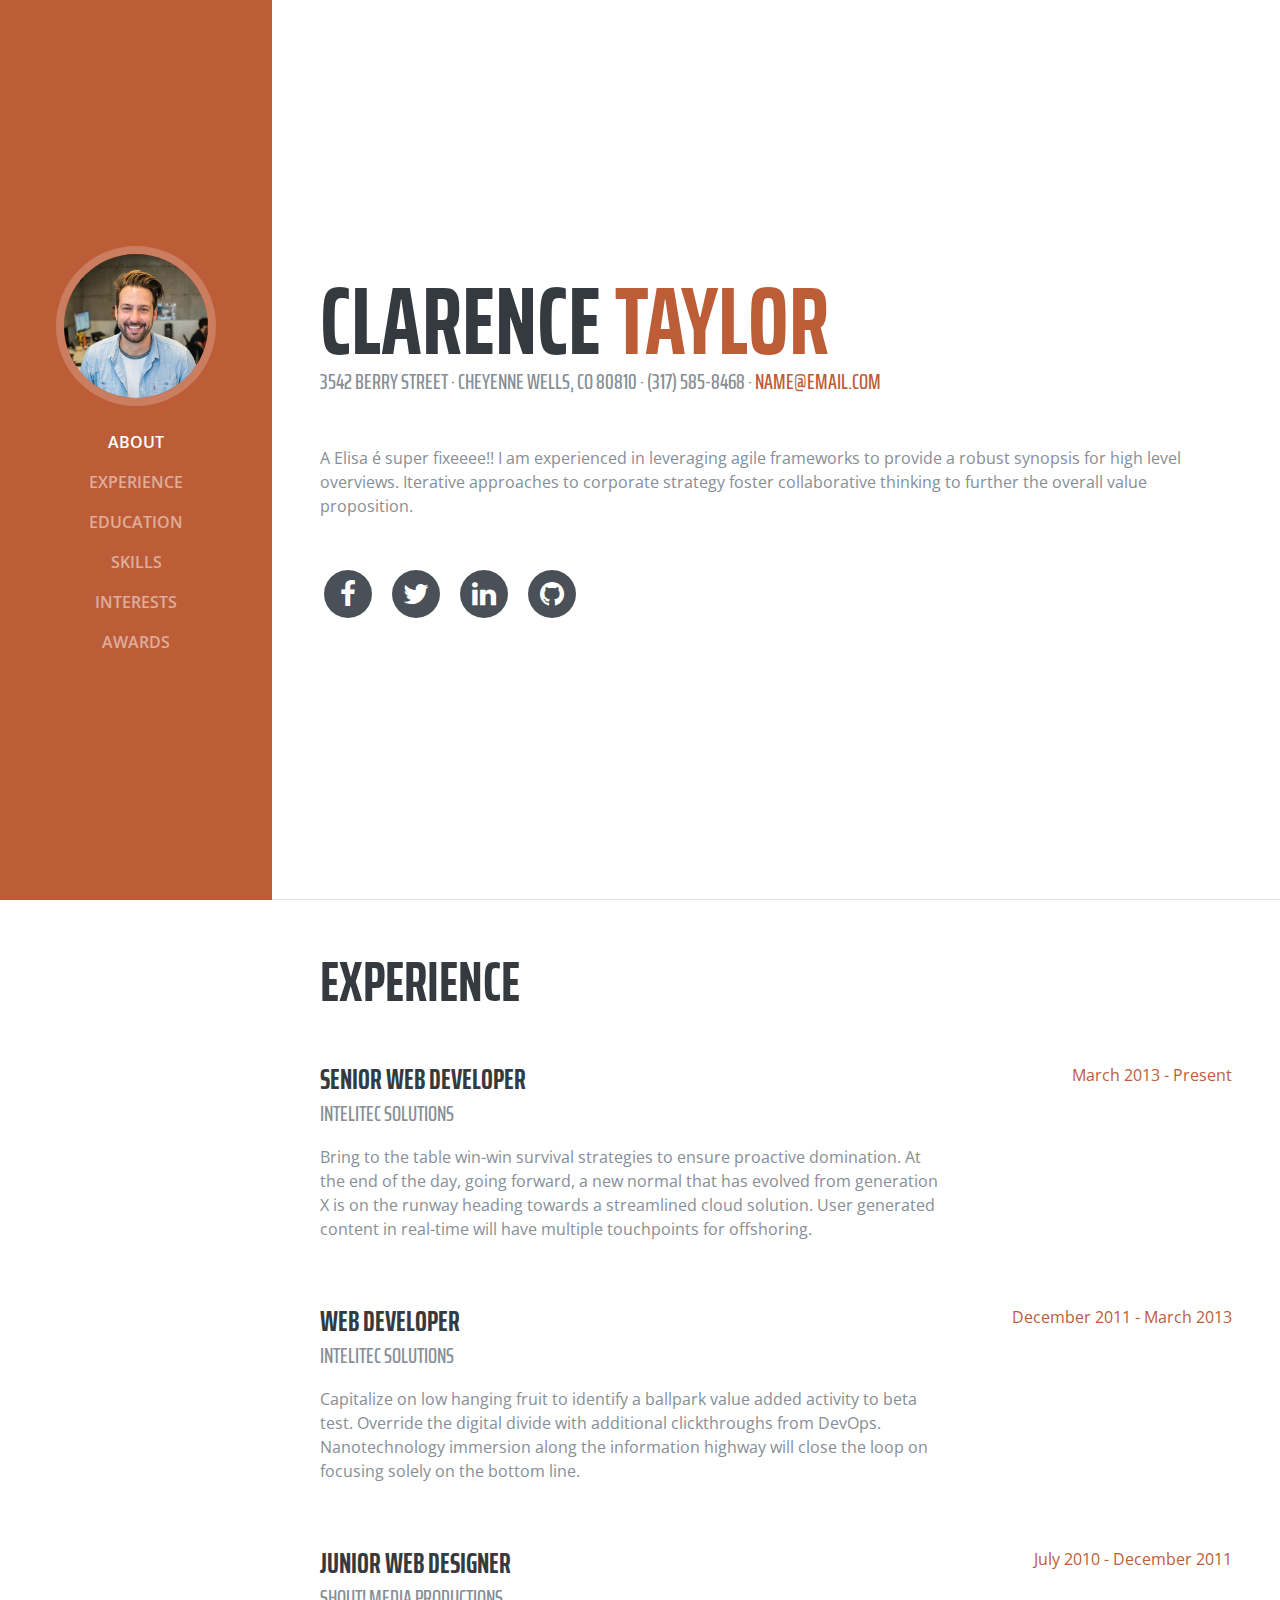
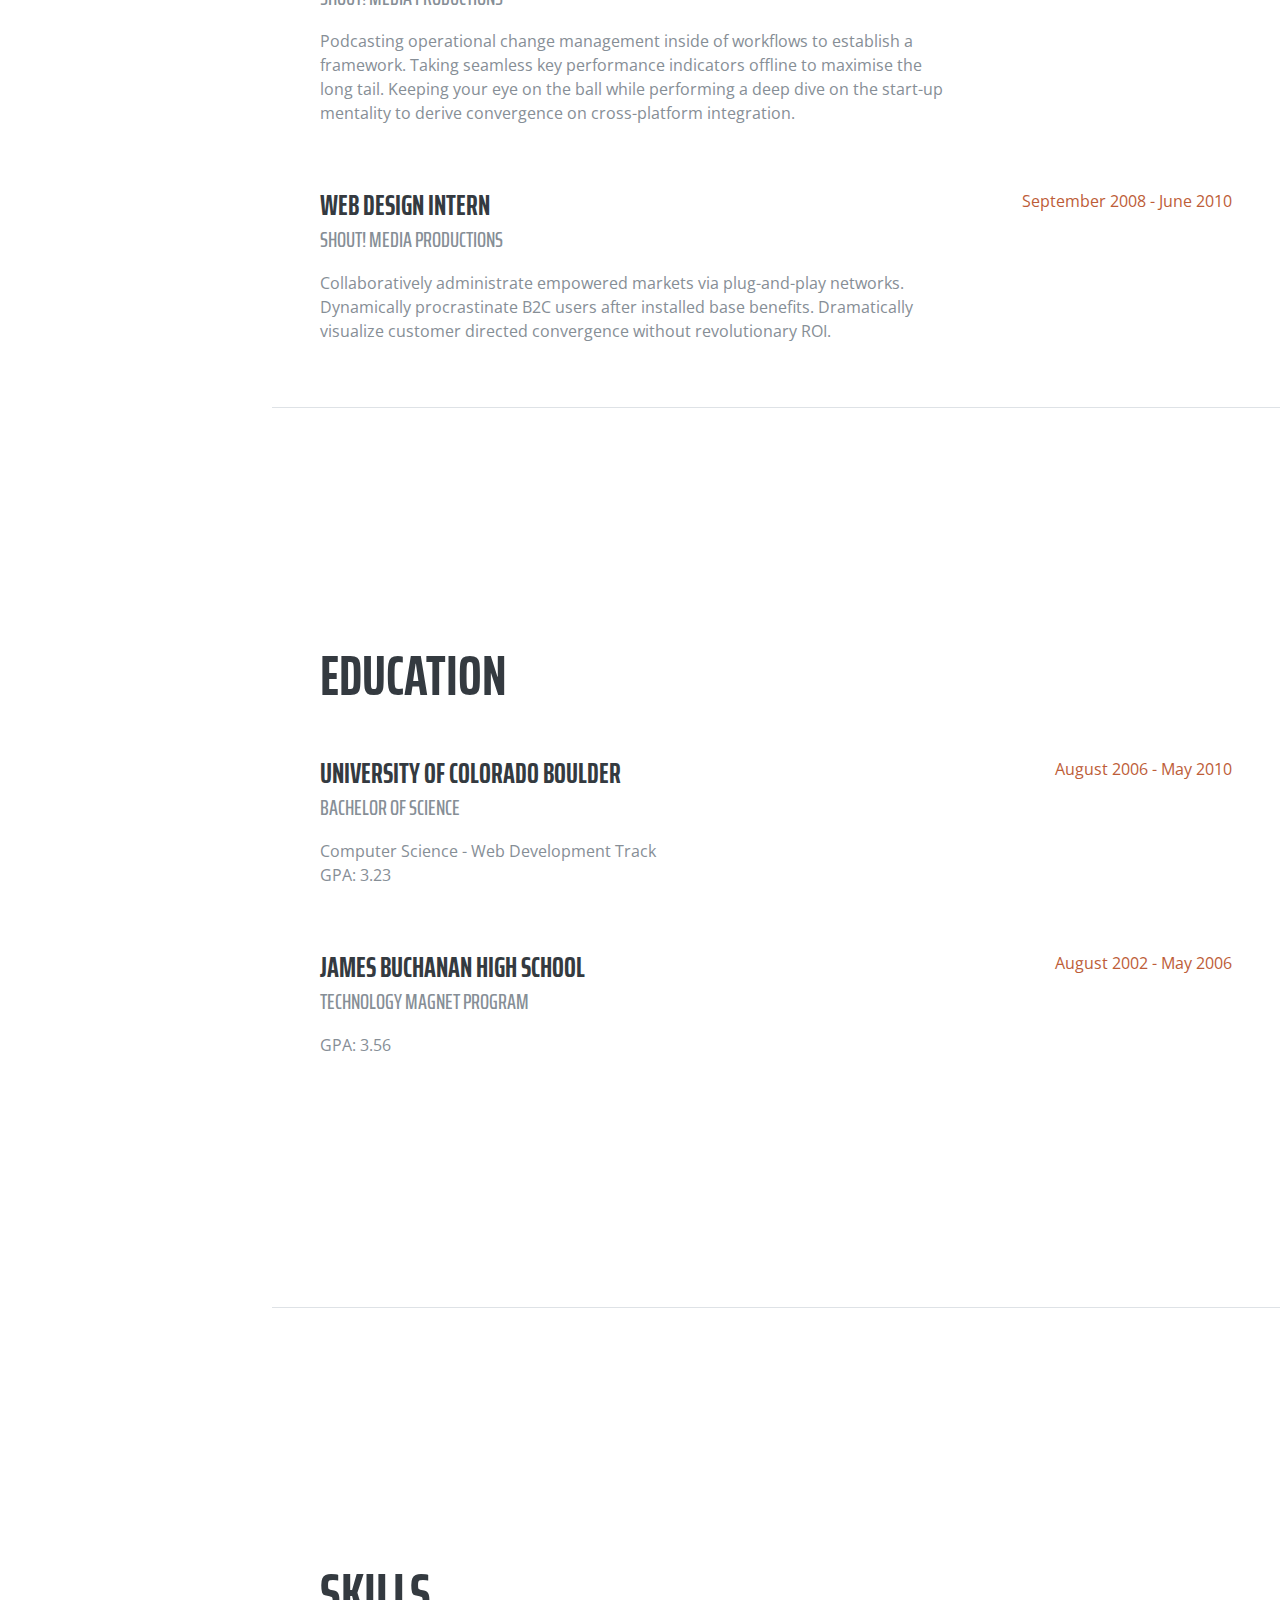
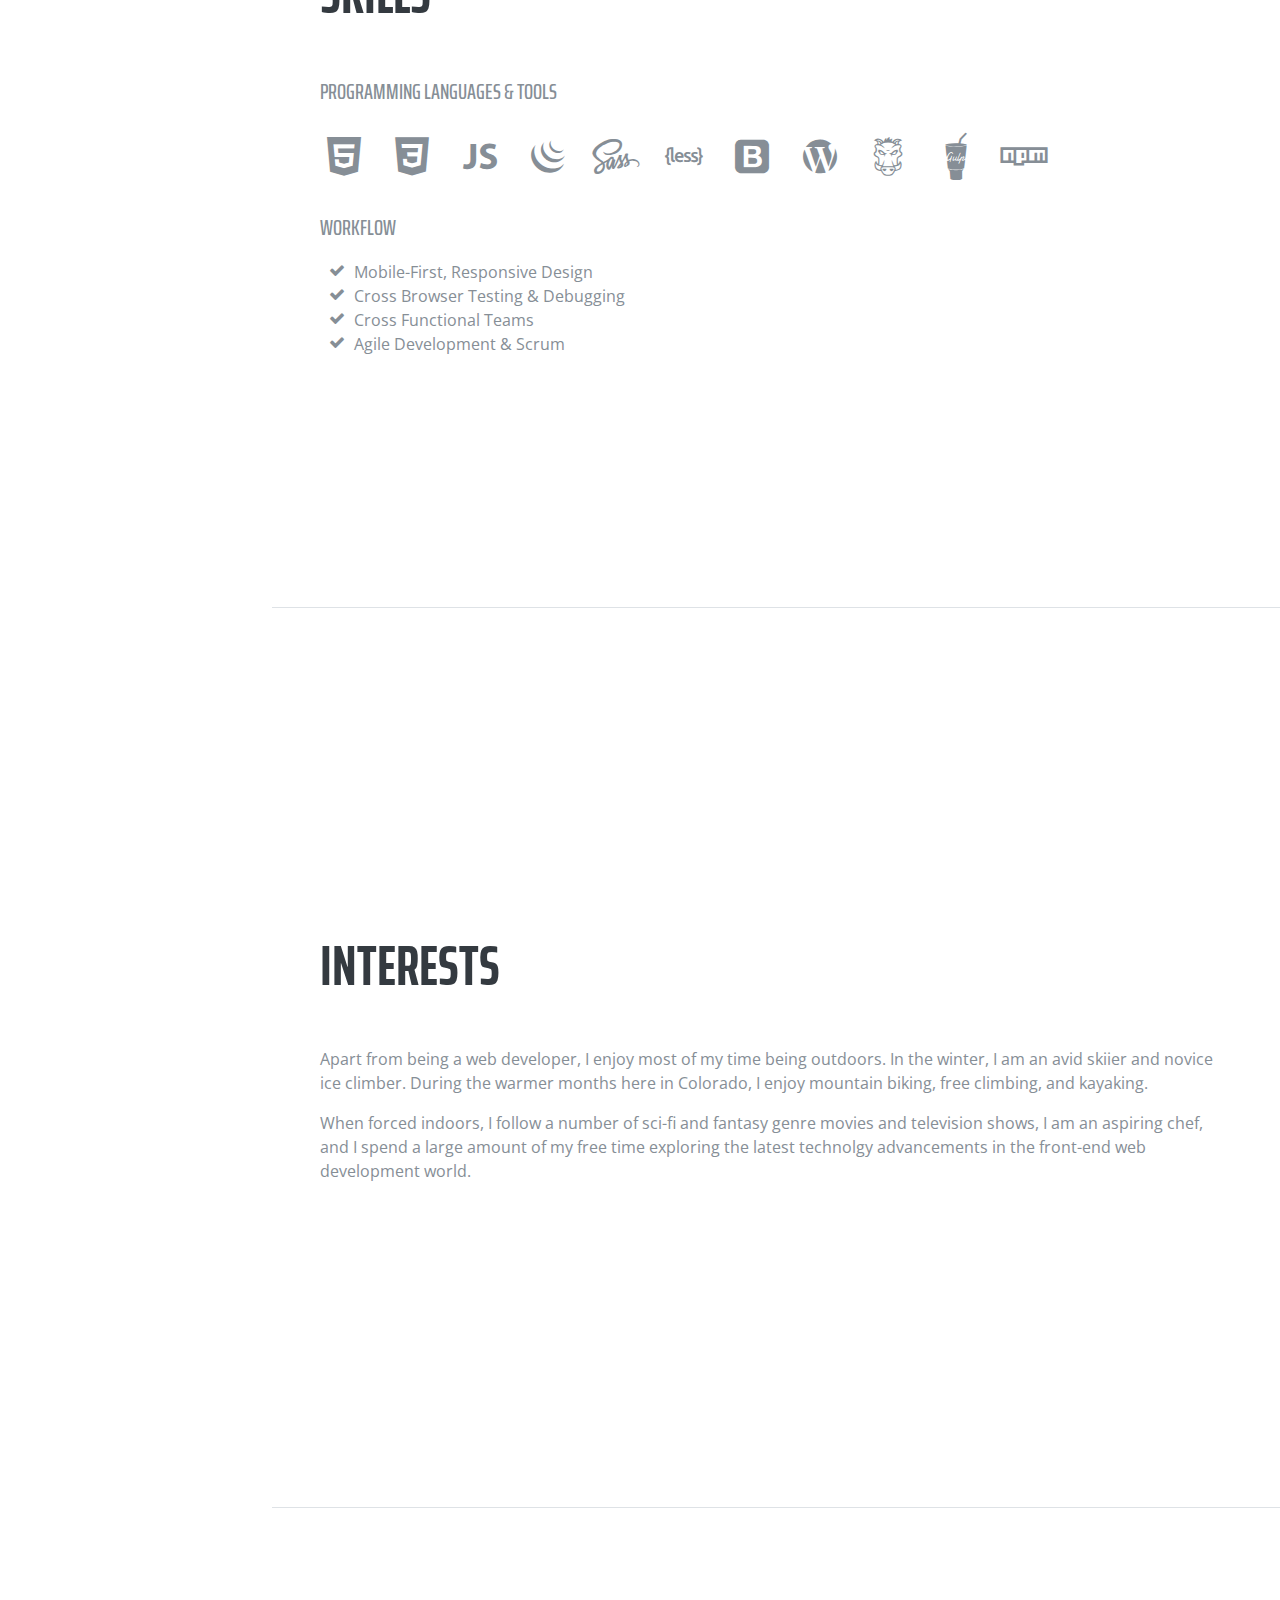
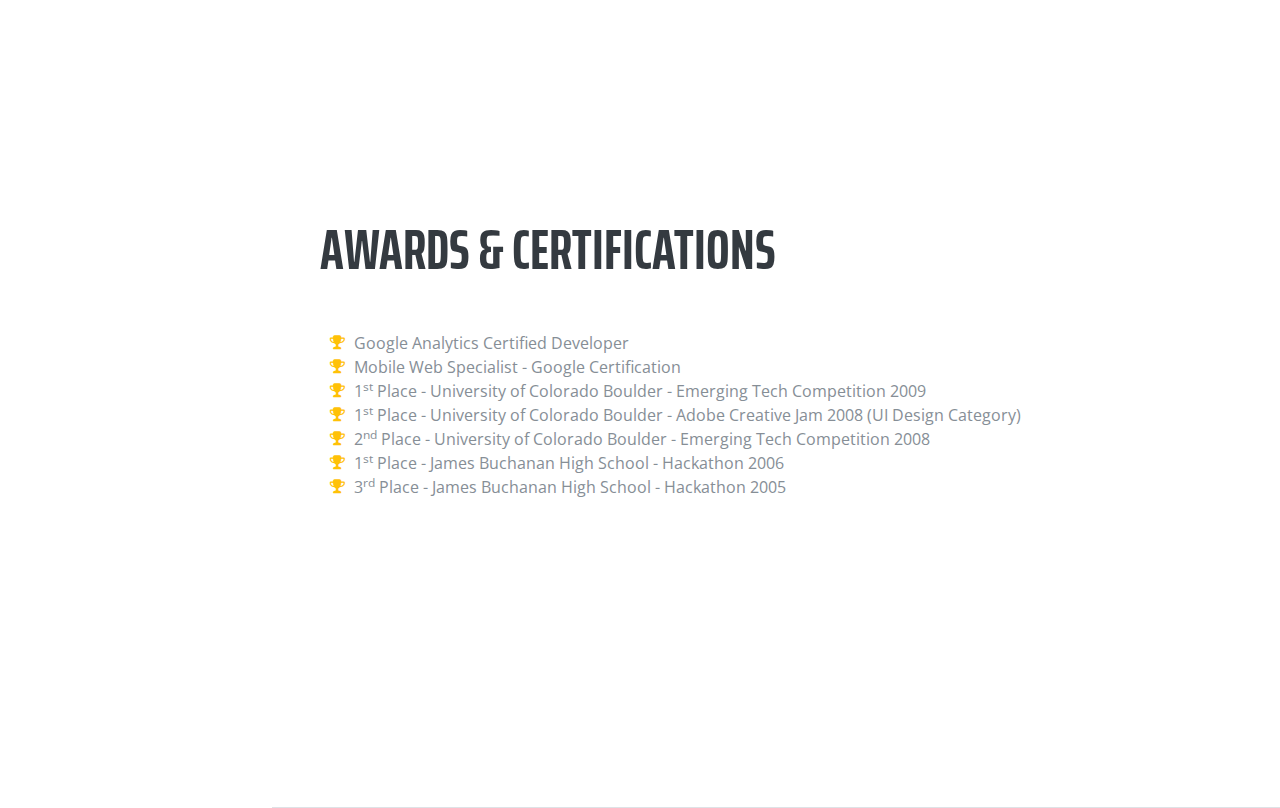
<file: index.html>
<!DOCTYPE html>
<html lang="en">

  <head>

    <meta charset="utf-8">
    <meta name="viewport" content="width=device-width, initial-scale=1, shrink-to-fit=no">
    <meta name="description" content="">
    <meta name="author" content="">

    <title>Resume - Start Bootstrap Theme</title>

    <!-- Bootstrap core CSS -->
    <link href="vendor/bootstrap/css/bootstrap.min.css" rel="stylesheet">

    <!-- Custom fonts for this template -->
    <link href="https://fonts.googleapis.com/css?family=Saira+Extra+Condensed:100,200,300,400,500,600,700,800,900" rel="stylesheet">
    <link href="https://fonts.googleapis.com/css?family=Open+Sans:300,300i,400,400i,600,600i,700,700i,800,800i" rel="stylesheet">
    <link href="vendor/font-awesome/css/font-awesome.min.css" rel="stylesheet">
    <link href="vendor/devicons/css/devicons.min.css" rel="stylesheet">
    <link href="vendor/simple-line-icons/css/simple-line-icons.css" rel="stylesheet">

    <!-- Custom styles for this template -->
    <link href="css/resume.min.css" rel="stylesheet">

  </head>

  <body id="page-top">

    <nav class="navbar navbar-expand-lg navbar-dark bg-primary fixed-top" id="sideNav">
      <a class="navbar-brand js-scroll-trigger" href="#page-top">
        <span class="d-block d-lg-none">Start Bootstrap</span>
        <span class="d-none d-lg-block">
          <img class="img-fluid img-profile rounded-circle mx-auto mb-2" src="img/profile.jpg" alt="">
        </span>
      </a>
      <button class="navbar-toggler" type="button" data-toggle="collapse" data-target="#navbarSupportedContent" aria-controls="navbarSupportedContent" aria-expanded="false" aria-label="Toggle navigation">
        <span class="navbar-toggler-icon"></span>
      </button>
      <div class="collapse navbar-collapse" id="navbarSupportedContent">
        <ul class="navbar-nav">
          <li class="nav-item">
            <a class="nav-link js-scroll-trigger" href="#about">About</a>
          </li>
          <li class="nav-item">
            <a class="nav-link js-scroll-trigger" href="#experience">Experience</a>
          </li>
          <li class="nav-item">
            <a class="nav-link js-scroll-trigger" href="#education">Education</a>
          </li>
          <li class="nav-item">
            <a class="nav-link js-scroll-trigger" href="#skills">Skills</a>
          </li>
          <li class="nav-item">
            <a class="nav-link js-scroll-trigger" href="#interests">Interests</a>
          </li>
          <li class="nav-item">
            <a class="nav-link js-scroll-trigger" href="#awards">Awards</a>
          </li>
        </ul>
      </div>
    </nav>

    <div class="container-fluid p-0">

      <section class="resume-section p-3 p-lg-5 d-flex d-column" id="about">
        <div class="my-auto">
          <h1 class="mb-0">Clarence
            <span class="text-primary">Taylor</span>
          </h1>
          <div class="subheading mb-5">3542 Berry Street · Cheyenne Wells, CO 80810 · (317) 585-8468 ·
            <a href="mailto:name@email.com">name@email.com</a>
          </div>
          <p class="mb-5">A Elisa é super fixeeee!! I am experienced in leveraging agile frameworks to provide a robust synopsis for high level overviews. Iterative approaches to corporate strategy foster collaborative thinking to further the overall value proposition.</p>
          <ul class="list-inline list-social-icons mb-0">
            <li class="list-inline-item">
              <a href="#">
                <span class="fa-stack fa-lg">
                  <i class="fa fa-circle fa-stack-2x"></i>
                  <i class="fa fa-facebook fa-stack-1x fa-inverse"></i>
                </span>
              </a>
            </li>
            <li class="list-inline-item">
              <a href="#">
                <span class="fa-stack fa-lg">
                  <i class="fa fa-circle fa-stack-2x"></i>
                  <i class="fa fa-twitter fa-stack-1x fa-inverse"></i>
                </span>
              </a>
            </li>
            <li class="list-inline-item">
              <a href="#">
                <span class="fa-stack fa-lg">
                  <i class="fa fa-circle fa-stack-2x"></i>
                  <i class="fa fa-linkedin fa-stack-1x fa-inverse"></i>
                </span>
              </a>
            </li>
            <li class="list-inline-item">
              <a href="#">
                <span class="fa-stack fa-lg">
                  <i class="fa fa-circle fa-stack-2x"></i>
                  <i class="fa fa-github fa-stack-1x fa-inverse"></i>
                </span>
              </a>
            </li>
          </ul>
        </div>
      </section>

      <section class="resume-section p-3 p-lg-5 d-flex flex-column" id="experience">
        <div class="my-auto">
          <h2 class="mb-5">Experience</h2>

          <div class="resume-item d-flex flex-column flex-md-row mb-5">
            <div class="resume-content mr-auto">
              <h3 class="mb-0">Senior Web Developer</h3>
              <div class="subheading mb-3">Intelitec Solutions</div>
              <p>Bring to the table win-win survival strategies to ensure proactive domination. At the end of the day, going forward, a new normal that has evolved from generation X is on the runway heading towards a streamlined cloud solution. User generated content in real-time will have multiple touchpoints for offshoring.</p>
            </div>
            <div class="resume-date text-md-right">
              <span class="text-primary">March 2013 - Present</span>
            </div>
          </div>

          <div class="resume-item d-flex flex-column flex-md-row mb-5">
            <div class="resume-content mr-auto">
              <h3 class="mb-0">Web Developer</h3>
              <div class="subheading mb-3">Intelitec Solutions</div>
              <p>Capitalize on low hanging fruit to identify a ballpark value added activity to beta test. Override the digital divide with additional clickthroughs from DevOps. Nanotechnology immersion along the information highway will close the loop on focusing solely on the bottom line.</p>
            </div>
            <div class="resume-date text-md-right">
              <span class="text-primary">December 2011 - March 2013</span>
            </div>
          </div>

          <div class="resume-item d-flex flex-column flex-md-row mb-5">
            <div class="resume-content mr-auto">
              <h3 class="mb-0">Junior Web Designer</h3>
              <div class="subheading mb-3">Shout! Media Productions</div>
              <p>Podcasting operational change management inside of workflows to establish a framework. Taking seamless key performance indicators offline to maximise the long tail. Keeping your eye on the ball while performing a deep dive on the start-up mentality to derive convergence on cross-platform integration.</p>
            </div>
            <div class="resume-date text-md-right">
              <span class="text-primary">July 2010 - December 2011</span>
            </div>
          </div>

          <div class="resume-item d-flex flex-column flex-md-row">
            <div class="resume-content mr-auto">
              <h3 class="mb-0">Web Design Intern</h3>
              <div class="subheading mb-3">Shout! Media Productions</div>
              <p>Collaboratively administrate empowered markets via plug-and-play networks. Dynamically procrastinate B2C users after installed base benefits. Dramatically visualize customer directed convergence without revolutionary ROI.</p>
            </div>
            <div class="resume-date text-md-right">
              <span class="text-primary">September 2008 - June 2010</span>
            </div>
          </div>

        </div>

      </section>

      <section class="resume-section p-3 p-lg-5 d-flex flex-column" id="education">
        <div class="my-auto">
          <h2 class="mb-5">Education</h2>

          <div class="resume-item d-flex flex-column flex-md-row mb-5">
            <div class="resume-content mr-auto">
              <h3 class="mb-0">University of Colorado Boulder</h3>
              <div class="subheading mb-3">Bachelor of Science</div>
              <div>Computer Science - Web Development Track</div>
              <p>GPA: 3.23</p>
            </div>
            <div class="resume-date text-md-right">
              <span class="text-primary">August 2006 - May 2010</span>
            </div>
          </div>

          <div class="resume-item d-flex flex-column flex-md-row">
            <div class="resume-content mr-auto">
              <h3 class="mb-0">James Buchanan High School</h3>
              <div class="subheading mb-3">Technology Magnet Program</div>
              <p>GPA: 3.56</p>
            </div>
            <div class="resume-date text-md-right">
              <span class="text-primary">August 2002 - May 2006</span>
            </div>
          </div>

        </div>
      </section>

      <section class="resume-section p-3 p-lg-5 d-flex flex-column" id="skills">
        <div class="my-auto">
          <h2 class="mb-5">Skills</h2>

          <div class="subheading mb-3">Programming Languages &amp; Tools</div>
          <ul class="list-inline list-icons">
            <li class="list-inline-item">
              <i class="devicons devicons-html5"></i>
            </li>
            <li class="list-inline-item">
              <i class="devicons devicons-css3"></i>
            </li>
            <li class="list-inline-item">
              <i class="devicons devicons-javascript"></i>
            </li>
            <li class="list-inline-item">
              <i class="devicons devicons-jquery"></i>
            </li>
            <li class="list-inline-item">
              <i class="devicons devicons-sass"></i>
            </li>
            <li class="list-inline-item">
              <i class="devicons devicons-less"></i>
            </li>
            <li class="list-inline-item">
              <i class="devicons devicons-bootstrap"></i>
            </li>
            <li class="list-inline-item">
              <i class="devicons devicons-wordpress"></i>
            </li>
            <li class="list-inline-item">
              <i class="devicons devicons-grunt"></i>
            </li>
            <li class="list-inline-item">
              <i class="devicons devicons-gulp"></i>
            </li>
            <li class="list-inline-item">
              <i class="devicons devicons-npm"></i>
            </li>
          </ul>

          <div class="subheading mb-3">Workflow</div>
          <ul class="fa-ul mb-0">
            <li>
              <i class="fa-li fa fa-check"></i>
              Mobile-First, Responsive Design</li>
            <li>
              <i class="fa-li fa fa-check"></i>
              Cross Browser Testing &amp; Debugging</li>
            <li>
              <i class="fa-li fa fa-check"></i>
              Cross Functional Teams</li>
            <li>
              <i class="fa-li fa fa-check"></i>
              Agile Development &amp; Scrum</li>
          </ul>
        </div>
      </section>

      <section class="resume-section p-3 p-lg-5 d-flex flex-column" id="interests">
        <div class="my-auto">
          <h2 class="mb-5">Interests</h2>
          <p>Apart from being a web developer, I enjoy most of my time being outdoors. In the winter, I am an avid skiier and novice ice climber. During the warmer months here in Colorado, I enjoy mountain biking, free climbing, and kayaking.</p>
          <p class="mb-0">When forced indoors, I follow a number of sci-fi and fantasy genre movies and television shows, I am an aspiring chef, and I spend a large amount of my free time exploring the latest technolgy advancements in the front-end web development world.</p>
        </div>
      </section>

      <section class="resume-section p-3 p-lg-5 d-flex flex-column" id="awards">
        <div class="my-auto">
          <h2 class="mb-5">Awards &amp; Certifications</h2>
          <ul class="fa-ul mb-0">
            <li>
              <i class="fa-li fa fa-trophy text-warning"></i>
              Google Analytics Certified Developer</li>
            <li>
              <i class="fa-li fa fa-trophy text-warning"></i>
              Mobile Web Specialist - Google Certification</li>
            <li>
              <i class="fa-li fa fa-trophy text-warning"></i>
              1<sup>st</sup>
              Place - University of Colorado Boulder - Emerging Tech Competition 2009</li>
            <li>
              <i class="fa-li fa fa-trophy text-warning"></i>
              1<sup>st</sup>
              Place - University of Colorado Boulder - Adobe Creative Jam 2008 (UI Design Category)</li>
            <li>
              <i class="fa-li fa fa-trophy text-warning"></i>
              2<sup>nd</sup>
              Place - University of Colorado Boulder - Emerging Tech Competition 2008</li>
            <li>
            <li>
              <i class="fa-li fa fa-trophy text-warning"></i>
              1<sup>st</sup>
              Place - James Buchanan High School - Hackathon 2006</li>
            <li>
              <i class="fa-li fa fa-trophy text-warning"></i>
              3<sup>rd</sup>
              Place - James Buchanan High School - Hackathon 2005</li>
          </ul>
        </div>
      </section>

    </div>

    <!-- Bootstrap core JavaScript -->
    <script src="vendor/jquery/jquery.min.js"></script>
    <script src="vendor/bootstrap/js/bootstrap.bundle.min.js"></script>

    <!-- Plugin JavaScript -->
    <script src="vendor/jquery-easing/jquery.easing.min.js"></script>

    <!-- Custom scripts for this template -->
    <script src="js/resume.min.js"></script>

  </body>

</html>
</file>
<file: vendor/simple-line-icons/css/simple-line-icons.css>
@font-face {
  font-family: 'simple-line-icons';
  src: url('../fonts/Simple-Line-Icons.eot?v=2.4.0');
  src: url('../fonts/Simple-Line-Icons.eot?v=2.4.0#iefix') format('embedded-opentype'), url('../fonts/Simple-Line-Icons.woff2?v=2.4.0') format('woff2'), url('../fonts/Simple-Line-Icons.ttf?v=2.4.0') format('truetype'), url('../fonts/Simple-Line-Icons.woff?v=2.4.0') format('woff'), url('../fonts/Simple-Line-Icons.svg?v=2.4.0#simple-line-icons') format('svg');
  font-weight: normal;
  font-style: normal;
}
/*
 Use the following CSS code if you want to have a class per icon.
 Instead of a list of all class selectors, you can use the generic [class*="icon-"] selector, but it's slower:
*/
.icon-user,
.icon-people,
.icon-user-female,
.icon-user-follow,
.icon-user-following,
.icon-user-unfollow,
.icon-login,
.icon-logout,
.icon-emotsmile,
.icon-phone,
.icon-call-end,
.icon-call-in,
.icon-call-out,
.icon-map,
.icon-location-pin,
.icon-direction,
.icon-directions,
.icon-compass,
.icon-layers,
.icon-menu,
.icon-list,
.icon-options-vertical,
.icon-options,
.icon-arrow-down,
.icon-arrow-left,
.icon-arrow-right,
.icon-arrow-up,
.icon-arrow-up-circle,
.icon-arrow-left-circle,
.icon-arrow-right-circle,
.icon-arrow-down-circle,
.icon-check,
.icon-clock,
.icon-plus,
.icon-minus,
.icon-close,
.icon-event,
.icon-exclamation,
.icon-organization,
.icon-trophy,
.icon-screen-smartphone,
.icon-screen-desktop,
.icon-plane,
.icon-notebook,
.icon-mustache,
.icon-mouse,
.icon-magnet,
.icon-energy,
.icon-disc,
.icon-cursor,
.icon-cursor-move,
.icon-crop,
.icon-chemistry,
.icon-speedometer,
.icon-shield,
.icon-screen-tablet,
.icon-magic-wand,
.icon-hourglass,
.icon-graduation,
.icon-ghost,
.icon-game-controller,
.icon-fire,
.icon-eyeglass,
.icon-envelope-open,
.icon-envelope-letter,
.icon-bell,
.icon-badge,
.icon-anchor,
.icon-wallet,
.icon-vector,
.icon-speech,
.icon-puzzle,
.icon-printer,
.icon-present,
.icon-playlist,
.icon-pin,
.icon-picture,
.icon-handbag,
.icon-globe-alt,
.icon-globe,
.icon-folder-alt,
.icon-folder,
.icon-film,
.icon-feed,
.icon-drop,
.icon-drawer,
.icon-docs,
.icon-doc,
.icon-diamond,
.icon-cup,
.icon-calculator,
.icon-bubbles,
.icon-briefcase,
.icon-book-open,
.icon-basket-loaded,
.icon-basket,
.icon-bag,
.icon-action-undo,
.icon-action-redo,
.icon-wrench,
.icon-umbrella,
.icon-trash,
.icon-tag,
.icon-support,
.icon-frame,
.icon-size-fullscreen,
.icon-size-actual,
.icon-shuffle,
.icon-share-alt,
.icon-share,
.icon-rocket,
.icon-question,
.icon-pie-chart,
.icon-pencil,
.icon-note,
.icon-loop,
.icon-home,
.icon-grid,
.icon-graph,
.icon-microphone,
.icon-music-tone-alt,
.icon-music-tone,
.icon-earphones-alt,
.icon-earphones,
.icon-equalizer,
.icon-like,
.icon-dislike,
.icon-control-start,
.icon-control-rewind,
.icon-control-play,
.icon-control-pause,
.icon-control-forward,
.icon-control-end,
.icon-volume-1,
.icon-volume-2,
.icon-volume-off,
.icon-calendar,
.icon-bulb,
.icon-chart,
.icon-ban,
.icon-bubble,
.icon-camrecorder,
.icon-camera,
.icon-cloud-download,
.icon-cloud-upload,
.icon-envelope,
.icon-eye,
.icon-flag,
.icon-heart,
.icon-info,
.icon-key,
.icon-link,
.icon-lock,
.icon-lock-open,
.icon-magnifier,
.icon-magnifier-add,
.icon-magnifier-remove,
.icon-paper-clip,
.icon-paper-plane,
.icon-power,
.icon-refresh,
.icon-reload,
.icon-settings,
.icon-star,
.icon-symbol-female,
.icon-symbol-male,
.icon-target,
.icon-credit-card,
.icon-paypal,
.icon-social-tumblr,
.icon-social-twitter,
.icon-social-facebook,
.icon-social-instagram,
.icon-social-linkedin,
.icon-social-pinterest,
.icon-social-github,
.icon-social-google,
.icon-social-reddit,
.icon-social-skype,
.icon-social-dribbble,
.icon-social-behance,
.icon-social-foursqare,
.icon-social-soundcloud,
.icon-social-spotify,
.icon-social-stumbleupon,
.icon-social-youtube,
.icon-social-dropbox,
.icon-social-vkontakte,
.icon-social-steam {
  font-family: 'simple-line-icons';
  speak: none;
  font-style: normal;
  font-weight: normal;
  font-variant: normal;
  text-transform: none;
  line-height: 1;
  /* Better Font Rendering =========== */
  -webkit-font-smoothing: antialiased;
  -moz-osx-font-smoothing: grayscale;
}
.icon-user:before {
  content: "\e005";
}
.icon-people:before {
  content: "\e001";
}
.icon-user-female:before {
  content: "\e000";
}
.icon-user-follow:before {
  content: "\e002";
}
.icon-user-following:before {
  content: "\e003";
}
.icon-user-unfollow:before {
  content: "\e004";
}
.icon-login:before {
  content: "\e066";
}
.icon-logout:before {
  content: "\e065";
}
.icon-emotsmile:before {
  content: "\e021";
}
.icon-phone:before {
  content: "\e600";
}
.icon-call-end:before {
  content: "\e048";
}
.icon-call-in:before {
  content: "\e047";
}
.icon-call-out:before {
  content: "\e046";
}
.icon-map:before {
  content: "\e033";
}
.icon-location-pin:before {
  content: "\e096";
}
.icon-direction:before {
  content: "\e042";
}
.icon-directions:before {
  content: "\e041";
}
.icon-compass:before {
  content: "\e045";
}
.icon-layers:before {
  content: "\e034";
}
.icon-menu:before {
  content: "\e601";
}
.icon-list:before {
  content: "\e067";
}
.icon-options-vertical:before {
  content: "\e602";
}
.icon-options:before {
  content: "\e603";
}
.icon-arrow-down:before {
  content: "\e604";
}
.icon-arrow-left:before {
  content: "\e605";
}
.icon-arrow-right:before {
  content: "\e606";
}
.icon-arrow-up:before {
  content: "\e607";
}
.icon-arrow-up-circle:before {
  content: "\e078";
}
.icon-arrow-left-circle:before {
  content: "\e07a";
}
.icon-arrow-right-circle:before {
  content: "\e079";
}
.icon-arrow-down-circle:before {
  content: "\e07b";
}
.icon-check:before {
  content: "\e080";
}
.icon-clock:before {
  content: "\e081";
}
.icon-plus:before {
  content: "\e095";
}
.icon-minus:before {
  content: "\e615";
}
.icon-close:before {
  content: "\e082";
}
.icon-event:before {
  content: "\e619";
}
.icon-exclamation:before {
  content: "\e617";
}
.icon-organization:before {
  content: "\e616";
}
.icon-trophy:before {
  content: "\e006";
}
.icon-screen-smartphone:before {
  content: "\e010";
}
.icon-screen-desktop:before {
  content: "\e011";
}
.icon-plane:before {
  content: "\e012";
}
.icon-notebook:before {
  content: "\e013";
}
.icon-mustache:before {
  content: "\e014";
}
.icon-mouse:before {
  content: "\e015";
}
.icon-magnet:before {
  content: "\e016";
}
.icon-energy:before {
  content: "\e020";
}
.icon-disc:before {
  content: "\e022";
}
.icon-cursor:before {
  content: "\e06e";
}
.icon-cursor-move:before {
  content: "\e023";
}
.icon-crop:before {
  content: "\e024";
}
.icon-chemistry:before {
  content: "\e026";
}
.icon-speedometer:before {
  content: "\e007";
}
.icon-shield:before {
  content: "\e00e";
}
.icon-screen-tablet:before {
  content: "\e00f";
}
.icon-magic-wand:before {
  content: "\e017";
}
.icon-hourglass:before {
  content: "\e018";
}
.icon-graduation:before {
  content: "\e019";
}
.icon-ghost:before {
  content: "\e01a";
}
.icon-game-controller:before {
  content: "\e01b";
}
.icon-fire:before {
  content: "\e01c";
}
.icon-eyeglass:before {
  content: "\e01d";
}
.icon-envelope-open:before {
  content: "\e01e";
}
.icon-envelope-letter:before {
  content: "\e01f";
}
.icon-bell:before {
  content: "\e027";
}
.icon-badge:before {
  content: "\e028";
}
.icon-anchor:before {
  content: "\e029";
}
.icon-wallet:before {
  content: "\e02a";
}
.icon-vector:before {
  content: "\e02b";
}
.icon-speech:before {
  content: "\e02c";
}
.icon-puzzle:before {
  content: "\e02d";
}
.icon-printer:before {
  content: "\e02e";
}
.icon-present:before {
  content: "\e02f";
}
.icon-playlist:before {
  content: "\e030";
}
.icon-pin:before {
  content: "\e031";
}
.icon-picture:before {
  content: "\e032";
}
.icon-handbag:before {
  content: "\e035";
}
.icon-globe-alt:before {
  content: "\e036";
}
.icon-globe:before {
  content: "\e037";
}
.icon-folder-alt:before {
  content: "\e039";
}
.icon-folder:before {
  content: "\e089";
}
.icon-film:before {
  content: "\e03a";
}
.icon-feed:before {
  content: "\e03b";
}
.icon-drop:before {
  content: "\e03e";
}
.icon-drawer:before {
  content: "\e03f";
}
.icon-docs:before {
  content: "\e040";
}
.icon-doc:before {
  content: "\e085";
}
.icon-diamond:before {
  content: "\e043";
}
.icon-cup:before {
  content: "\e044";
}
.icon-calculator:before {
  content: "\e049";
}
.icon-bubbles:before {
  content: "\e04a";
}
.icon-briefcase:before {
  content: "\e04b";
}
.icon-book-open:before {
  content: "\e04c";
}
.icon-basket-loaded:before {
  content: "\e04d";
}
.icon-basket:before {
  content: "\e04e";
}
.icon-bag:before {
  content: "\e04f";
}
.icon-action-undo:before {
  content: "\e050";
}
.icon-action-redo:before {
  content: "\e051";
}
.icon-wrench:before {
  content: "\e052";
}
.icon-umbrella:before {
  content: "\e053";
}
.icon-trash:before {
  content: "\e054";
}
.icon-tag:before {
  content: "\e055";
}
.icon-support:before {
  content: "\e056";
}
.icon-frame:before {
  content: "\e038";
}
.icon-size-fullscreen:before {
  content: "\e057";
}
.icon-size-actual:before {
  content: "\e058";
}
.icon-shuffle:before {
  content: "\e059";
}
.icon-share-alt:before {
  content: "\e05a";
}
.icon-share:before {
  content: "\e05b";
}
.icon-rocket:before {
  content: "\e05c";
}
.icon-question:before {
  content: "\e05d";
}
.icon-pie-chart:before {
  content: "\e05e";
}
.icon-pencil:before {
  content: "\e05f";
}
.icon-note:before {
  content: "\e060";
}
.icon-loop:before {
  content: "\e064";
}
.icon-home:before {
  content: "\e069";
}
.icon-grid:before {
  content: "\e06a";
}
.icon-graph:before {
  content: "\e06b";
}
.icon-microphone:before {
  content: "\e063";
}
.icon-music-tone-alt:before {
  content: "\e061";
}
.icon-music-tone:before {
  content: "\e062";
}
.icon-earphones-alt:before {
  content: "\e03c";
}
.icon-earphones:before {
  content: "\e03d";
}
.icon-equalizer:before {
  content: "\e06c";
}
.icon-like:before {
  content: "\e068";
}
.icon-dislike:before {
  content: "\e06d";
}
.icon-control-start:before {
  content: "\e06f";
}
.icon-control-rewind:before {
  content: "\e070";
}
.icon-control-play:before {
  content: "\e071";
}
.icon-control-pause:before {
  content: "\e072";
}
.icon-control-forward:before {
  content: "\e073";
}
.icon-control-end:before {
  content: "\e074";
}
.icon-volume-1:before {
  content: "\e09f";
}
.icon-volume-2:before {
  content: "\e0a0";
}
.icon-volume-off:before {
  content: "\e0a1";
}
.icon-calendar:before {
  content: "\e075";
}
.icon-bulb:before {
  content: "\e076";
}
.icon-chart:before {
  content: "\e077";
}
.icon-ban:before {
  content: "\e07c";
}
.icon-bubble:before {
  content: "\e07d";
}
.icon-camrecorder:before {
  content: "\e07e";
}
.icon-camera:before {
  content: "\e07f";
}
.icon-cloud-download:before {
  content: "\e083";
}
.icon-cloud-upload:before {
  content: "\e084";
}
.icon-envelope:before {
  content: "\e086";
}
.icon-eye:before {
  content: "\e087";
}
.icon-flag:before {
  content: "\e088";
}
.icon-heart:before {
  content: "\e08a";
}
.icon-info:before {
  content: "\e08b";
}
.icon-key:before {
  content: "\e08c";
}
.icon-link:before {
  content: "\e08d";
}
.icon-lock:before {
  content: "\e08e";
}
.icon-lock-open:before {
  content: "\e08f";
}
.icon-magnifier:before {
  content: "\e090";
}
.icon-magnifier-add:before {
  content: "\e091";
}
.icon-magnifier-remove:before {
  content: "\e092";
}
.icon-paper-clip:before {
  content: "\e093";
}
.icon-paper-plane:before {
  content: "\e094";
}
.icon-power:before {
  content: "\e097";
}
.icon-refresh:before {
  content: "\e098";
}
.icon-reload:before {
  content: "\e099";
}
.icon-settings:before {
  content: "\e09a";
}
.icon-star:before {
  content: "\e09b";
}
.icon-symbol-female:before {
  content: "\e09c";
}
.icon-symbol-male:before {
  content: "\e09d";
}
.icon-target:before {
  content: "\e09e";
}
.icon-credit-card:before {
  content: "\e025";
}
.icon-paypal:before {
  content: "\e608";
}
.icon-social-tumblr:before {
  content: "\e00a";
}
.icon-social-twitter:before {
  content: "\e009";
}
.icon-social-facebook:before {
  content: "\e00b";
}
.icon-social-instagram:before {
  content: "\e609";
}
.icon-social-linkedin:before {
  content: "\e60a";
}
.icon-social-pinterest:before {
  content: "\e60b";
}
.icon-social-github:before {
  content: "\e60c";
}
.icon-social-google:before {
  content: "\e60d";
}
.icon-social-reddit:before {
  content: "\e60e";
}
.icon-social-skype:before {
  content: "\e60f";
}
.icon-social-dribbble:before {
  content: "\e00d";
}
.icon-social-behance:before {
  content: "\e610";
}
.icon-social-foursqare:before {
  content: "\e611";
}
.icon-social-soundcloud:before {
  content: "\e612";
}
.icon-social-spotify:before {
  content: "\e613";
}
.icon-social-stumbleupon:before {
  content: "\e614";
}
.icon-social-youtube:before {
  content: "\e008";
}
.icon-social-dropbox:before {
  content: "\e00c";
}
.icon-social-vkontakte:before {
  content: "\e618";
}
.icon-social-steam:before {
  content: "\e620";
}
</file>
<file: vendor/devicons/css/devicons.min.css>
/*!
 *  Devicons 1.8.0 made by Theodore Vorillas / http://vorillaz.com 
 */
@font-face{font-family:devicons;src:url(../fonts/devicons.eot?xqxft6);src:url(../fonts/devicons.eot?#iefixxqxft6) format("embedded-opentype"),url(../fonts/devicons.woff?xqxft6) format("woff"),url(../fonts/devicons.ttf?xqxft6) format("truetype"),url(../fonts/devicons.svg?xqxft6#devicons) format("svg");font-weight:400;font-style:normal}.devicons{font-family:devicons;speak:none;font-style:normal;font-weight:400;font-variant:normal;text-transform:none;line-height:1;-webkit-font-smoothing:antialiased;-moz-osx-font-smoothing:grayscale}.devicons-git:before{content:"\e602"}.devicons-git_compare:before{content:"\e628"}.devicons-git_branch:before{content:"\e625"}.devicons-git_commit:before{content:"\e629"}.devicons-git_pull_request:before{content:"\e626"}.devicons-git_merge:before{content:"\e627"}.devicons-bitbucket:before{content:"\e603"}.devicons-github_alt:before{content:"\e608"}.devicons-github_badge:before{content:"\e609"}.devicons-github:before{content:"\e60a"}.devicons-github_full:before{content:"\e617"}.devicons-java:before{content:"\e638"}.devicons-ruby:before{content:"\e639"}.devicons-scala:before{content:"\e637"}.devicons-python:before{content:"\e63c"}.devicons-go:before{content:"\e624"}.devicons-ruby_on_rails:before{content:"\e63b"}.devicons-django:before{content:"\e61d"}.devicons-markdown:before{content:"\e63e"}.devicons-php:before{content:"\e63d"}.devicons-mysql:before{content:"\e604"}.devicons-streamline:before{content:"\e605"}.devicons-database:before{content:"\e606"}.devicons-laravel:before{content:"\e63f"}.devicons-javascript:before{content:"\e64e"}.devicons-angular:before{content:"\e653"}.devicons-backbone:before{content:"\e652"}.devicons-coffeescript:before{content:"\e651"}.devicons-jquery:before{content:"\e650"}.devicons-modernizr:before{content:"\e620"}.devicons-jquery_ui:before{content:"\e654"}.devicons-ember:before{content:"\e61b"}.devicons-dojo:before{content:"\e61c"}.devicons-nodejs:before{content:"\e619"}.devicons-nodejs_small:before{content:"\e618"}.devicons-javascript_shield:before{content:"\e64f"}.devicons-bootstrap:before{content:"\e647"}.devicons-sass:before{content:"\e64b"}.devicons-css3_full:before{content:"\e64a"}.devicons-css3:before{content:"\e649"}.devicons-html5:before{content:"\e636"}.devicons-html5_multimedia:before{content:"\e632"}.devicons-html5_device_access:before{content:"\e633"}.devicons-html5_3d_effects:before{content:"\e635"}.devicons-html5_connectivity:before{content:"\e634"}.devicons-ghost_small:before{content:"\e614"}.devicons-ghost:before{content:"\e61f"}.devicons-magento:before{content:"\e640"}.devicons-joomla:before{content:"\e641"}.devicons-jekyll_small:before{content:"\e60d"}.devicons-drupal:before{content:"\e642"}.devicons-wordpress:before{content:"\e60b"}.devicons-grunt:before{content:"\e64c"}.devicons-bower:before{content:"\e64d"}.devicons-npm:before{content:"\e61e"}.devicons-yahoo_small:before{content:"\e62b"}.devicons-yahoo:before{content:"\e615"}.devicons-bing_small:before{content:"\e600"}.devicons-windows:before{content:"\e60f"}.devicons-linux:before{content:"\e612"}.devicons-ubuntu:before{content:"\e63a"}.devicons-android:before{content:"\e60e"}.devicons-apple:before{content:"\e611"}.devicons-appstore:before{content:"\e613"}.devicons-phonegap:before{content:"\e630"}.devicons-blackberry:before{content:"\e623"}.devicons-stackoverflow:before{content:"\e610"}.devicons-techcrunch:before{content:"\e62c"}.devicons-codrops:before{content:"\e62f"}.devicons-css_tricks:before{content:"\e601"}.devicons-smashing_magazine:before{content:"\e62d"}.devicons-netmagazine:before{content:"\e62e"}.devicons-codepen:before{content:"\e616"}.devicons-cssdeck:before{content:"\e62a"}.devicons-hackernews:before{content:"\e61a"}.devicons-dropbox:before{content:"\e607"}.devicons-google_drive:before{content:"\e631"}.devicons-visualstudio:before{content:"\e60c"}.devicons-unity_small:before{content:"\e621"}.devicons-raspberry_pi:before{content:"\e622"}.devicons-chrome:before{content:"\e643"}.devicons-ie:before{content:"\e644"}.devicons-firefox:before{content:"\e645"}.devicons-opera:before{content:"\e646"}.devicons-safari:before{content:"\e648"}.devicons-swift:before{content:"\e655"}.devicons-symfony:before{content:"\e656"}.devicons-symfony_badge:before{content:"\e657"}.devicons-less:before{content:"\e658"}.devicons-stylus:before{content:"\e659"}.devicons-trello:before{content:"\e65a"}.devicons-atlassian:before{content:"\e65b"}.devicons-jira:before{content:"\e65c"}.devicons-envato:before{content:"\e65d"}.devicons-snap_svg:before{content:"\e65e"}.devicons-raphael:before{content:"\e65f"}.devicons-google_analytics:before{content:"\e660"}.devicons-compass:before{content:"\e661"}.devicons-onedrive:before{content:"\e662"}.devicons-gulp:before{content:"\e663"}.devicons-atom:before{content:"\e664"}.devicons-cisco:before{content:"\e665"}.devicons-nancy:before{content:"\e666"}.devicons-clojure:before{content:"\e668"}.devicons-clojure_alt:before{content:"\e66a"}.devicons-perl:before{content:"\e669"}.devicons-celluloid:before{content:"\e66b"}.devicons-w3c:before{content:"\e66c"}.devicons-redis:before{content:"\e66d"}.devicons-postgresql:before{content:"\e66e"}.devicons-webplatform:before{content:"\e66f"}.devicons-jenkins:before{content:"\e667"}.devicons-requirejs:before{content:"\e670"}.devicons-opensource:before{content:"\e671"}.devicons-typo3:before{content:"\e672"}.devicons-uikit:before{content:"\e673"}.devicons-doctrine:before{content:"\e674"}.devicons-groovy:before{content:"\e675"}.devicons-nginx:before{content:"\e676"}.devicons-haskell:before{content:"\e677"}.devicons-zend:before{content:"\e678"}.devicons-gnu:before{content:"\e679"}.devicons-yeoman:before{content:"\e67a"}.devicons-heroku:before{content:"\e67b"}.devicons-debian:before{content:"\e67d"}.devicons-travis:before{content:"\e67e"}.devicons-dotnet:before{content:"\e67f"}.devicons-codeigniter:before{content:"\e680"}.devicons-javascript_badge:before{content:"\e681"}.devicons-yii:before{content:"\e682"}.devicons-msql_server:before{content:"\e67c"}.devicons-composer:before{content:"\e683"}.devicons-krakenjs_badge:before{content:"\e684"}.devicons-krakenjs:before{content:"\e685"}.devicons-mozilla:before{content:"\e686"}.devicons-firebase:before{content:"\e687"}.devicons-sizzlejs:before{content:"\e688"}.devicons-creativecommons:before{content:"\e689"}.devicons-creativecommons_badge:before{content:"\e68a"}.devicons-mitlicence:before{content:"\e68b"}.devicons-senchatouch:before{content:"\e68c"}.devicons-bugsense:before{content:"\e68d"}.devicons-extjs:before{content:"\e68e"}.devicons-mootools_badge:before{content:"\e68f"}.devicons-mootools:before{content:"\e690"}.devicons-ruby_rough:before{content:"\e691"}.devicons-komodo:before{content:"\e692"}.devicons-coda:before{content:"\e693"}.devicons-bintray:before{content:"\e694"}.devicons-terminal:before{content:"\e695"}.devicons-code:before{content:"\e696"}.devicons-responsive:before{content:"\e697"}.devicons-dart:before{content:"\e698"}.devicons-aptana:before{content:"\e699"}.devicons-mailchimp:before{content:"\e69a"}.devicons-netbeans:before{content:"\e69b"}.devicons-dreamweaver:before{content:"\e69c"}.devicons-brackets:before{content:"\e69d"}.devicons-eclipse:before{content:"\e69e"}.devicons-cloud9:before{content:"\e69f"}.devicons-scrum:before{content:"\e6a0"}.devicons-prolog:before{content:"\e6a1"}.devicons-terminal_badge:before{content:"\e6a2"}.devicons-code_badge:before{content:"\e6a3"}.devicons-mongodb:before{content:"\e6a4"}.devicons-meteor:before{content:"\e6a5"}.devicons-meteorfull:before{content:"\e6a6"}.devicons-fsharp:before{content:"\e6a7"}.devicons-rust:before{content:"\e6a8"}.devicons-ionic:before{content:"\e6a9"}.devicons-sublime:before{content:"\e6aa"}.devicons-appcelerator:before{content:"\e6ab"}.devicons-asterisk:before{content:"\e6ac"}.devicons-aws:before{content:"\e6ad"}.devicons-digital-ocean:before{content:"\e6ae"}.devicons-dlang:before{content:"\e6af"}.devicons-docker:before{content:"\e6b0"}.devicons-erlang:before{content:"\e6b1"}.devicons-google-cloud-platform:before{content:"\e6b2"}.devicons-grails:before{content:"\e6b3"}.devicons-illustrator:before{content:"\e6b4"}.devicons-intellij:before{content:"\e6b5"}.devicons-materializecss:before{content:"\e6b6"}.devicons-openshift:before{content:"\e6b7"}.devicons-photoshop:before{content:"\e6b8"}.devicons-rackspace:before{content:"\e6b9"}.devicons-react:before{content:"\e6ba"}.devicons-redhat:before{content:"\e6bb"}.devicons-scriptcs:before{content:"\e6bc"}.devicons-sqllite:before{content:"\e6c4"}.devicons-vim:before{content:"\e6c5"}
</file>
<file: css/resume.min.css>
body{font-family:'Open Sans',serif;padding-top:54px;color:#868e96}@media (min-width:992px){body{padding-top:0;padding-left:17rem}}h1,h2,h3,h4,h5,h6{font-family:'Saira Extra Condensed',serif;font-weight:700;text-transform:uppercase;color:#343a40}h1{font-size:6rem;line-height:5.5rem}h2{font-size:3.5rem}.subheading{text-transform:uppercase;font-weight:500;font-family:'Saira Extra Condensed',serif;font-size:1.35rem}.list-social-icons a{color:#495057}.list-social-icons a:hover{color:#bd5d38}.list-social-icons a .fa-lg{font-size:1.75rem}.list-icons{font-size:3rem}.list-icons .list-inline-item i:hover{color:#bd5d38}#sideNav .navbar-nav .nav-item .nav-link{font-weight:600;text-transform:uppercase}@media (min-width:992px){#sideNav{text-align:center;position:fixed;top:0;left:0;display:flex;flex-direction:column;width:17rem;height:100vh}#sideNav .navbar-brand{display:flex;margin:auto auto 0;padding:.5rem}#sideNav .navbar-brand .img-profile{max-width:10rem;max-height:10rem;border:.5rem solid rgba(255,255,255,.2)}#sideNav .navbar-collapse{display:flex;align-items:flex-start;flex-grow:0;width:100%;margin-bottom:auto}#sideNav .navbar-collapse .navbar-nav{flex-direction:column;width:100%}#sideNav .navbar-collapse .navbar-nav .nav-item{display:block}#sideNav .navbar-collapse .navbar-nav .nav-item .nav-link{display:block}}section.resume-section{border-bottom:1px solid #dee2e6;padding-top:5rem!important;padding-bottom:5rem!important}section.resume-section .resume-item .resume-date{min-width:none}@media (min-width:768px){section.resume-section{min-height:100vh}section.resume-section .resume-item .resume-date{min-width:18rem}}@media (min-width:992px){section.resume-section{padding-top:3rem!important;padding-bottom:3rem!important}}.bg-primary{background-color:#bd5d38!important}.text-primary{color:#bd5d38!important}a{color:#bd5d38}a:active,a:focus,a:hover{color:#824027}
</file>
